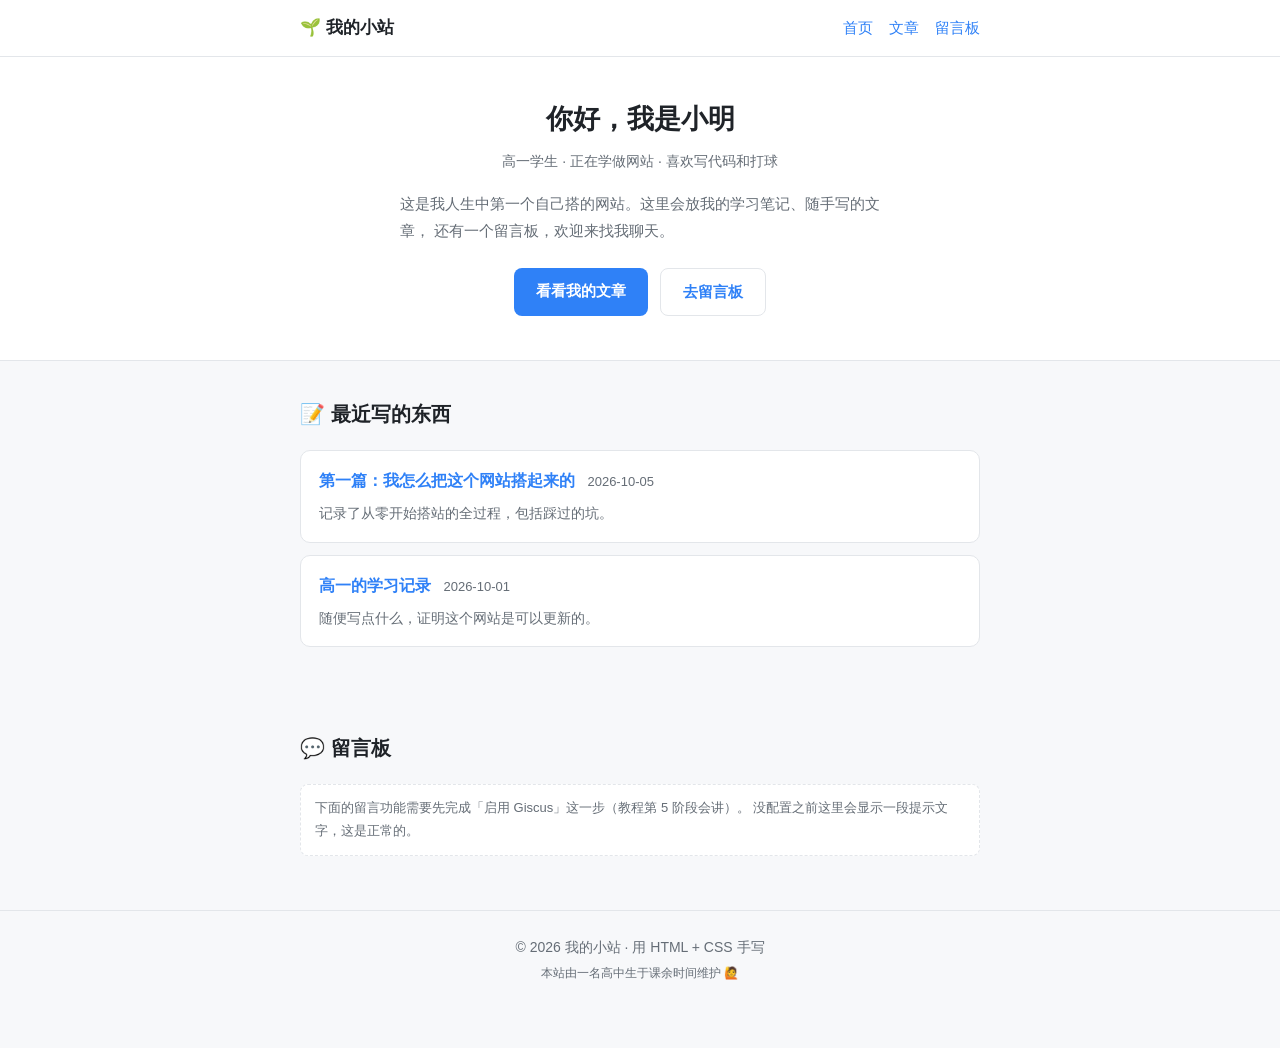
<file: index.html>
<!DOCTYPE html>
<html lang="zh-CN">
<head>
  <meta charset="UTF-8">
  <!-- 这一行很重要：让网页在手机上按屏幕宽度显示，不然手机上会缩得很小 -->
  <meta name="viewport" content="width=device-width, initial-scale=1.0">
  <title>我的第一个网站</title>
  <meta name="description" content="这是我的个人网站">
  <link rel="stylesheet" href="style.css">
</head>
<body>

  <!-- ============ 顶部导航 ============ -->
  <header class="site-header">
    <div class="wrap">
      <a href="index.html" class="logo">🌱 我的小站</a>
      <nav>
        <a href="index.html">首页</a>
        <a href="posts.html">文章</a>
        <a href="#guestbook">留言板</a>
      </nav>
    </div>
  </header>

  <!-- ============ 自我介绍区 ============ -->
  <section class="hero">
    <div class="wrap">
      <!-- 把下面的名字换成你自己的 -->
      <h1>你好，我是小明</h1>
      <p class="subtitle">高一学生 · 正在学做网站 · 喜欢写代码和打球</p>
      <p class="intro">
        这是我人生中第一个自己搭的网站。这里会放我的学习笔记、随手写的文章，
        还有一个留言板，欢迎来找我聊天。
      </p>
      <div class="links">
        <a class="btn" href="posts.html">看看我的文章</a>
        <a class="btn btn-ghost" href="#guestbook">去留言板</a>
      </div>
    </div>
  </section>

  <!-- ============ 最近的文章 ============ -->
  <section class="section">
    <div class="wrap">
      <h2>📝 最近写的东西</h2>
      <ul class="post-list">
        <li>
          <a href="posts.html">
            <span class="title">第一篇：我怎么把这个网站搭起来的</span>
            <span class="date">2026-10-05</span>
          </a>
          <p class="desc">记录了从零开始搭站的全过程，包括踩过的坑。</p>
        </li>
        <li>
          <a href="posts.html">
            <span class="title">高一的学习记录</span>
            <span class="date">2026-10-01</span>
          </a>
          <p class="desc">随便写点什么，证明这个网站是可以更新的。</p>
        </li>
      </ul>
    </div>
  </section>

  <!-- ============ 留言板 ============ -->
  <section class="section" id="guestbook">
    <div class="wrap">
      <h2>💬 留言板</h2>
      <p class="hint">
        下面的留言功能需要先完成「启用 Giscus」这一步（教程第 5 阶段会讲）。
        没配置之前这里会显示一段提示文字，这是正常的。
      </p>

      <!-- ↓↓↓ 留言区：把下面 data-repo 那一行换成你自己的 GitHub 仓库名 ↓↓↓ -->
      <script src="https://giscus.app/client.js"
        data-repo="chenmokeji/mysite"
        data-repo-id="R_kgDOU9j9aw"
        data-category="Announcements"
        data-category-id="DIC_kwDOU9j9a84DHJGm"
        data-mapping="pathname"
        data-strict="0"
        data-reactions-enabled="1"
        data-emit-metadata="0"
        data-input-position="bottom"
        data-theme="preferred_color_scheme"
        data-lang="zh-CN"
        crossorigin="anonymous"
        async>
      </script>
      <!-- ↑↑↑ 留言区结束 ↑↑↑ -->
    </div>
  </section>

  <!-- ============ 底部 ============ -->
  <footer class="site-footer">
    <div class="wrap">
      <p>© 2026 我的小站 · 用 HTML + CSS 手写</p>
      <p class="tiny">本站由一名高中生于课余时间维护 🙋</p>
    </div>
  </footer>

</body>
</html>
</file>
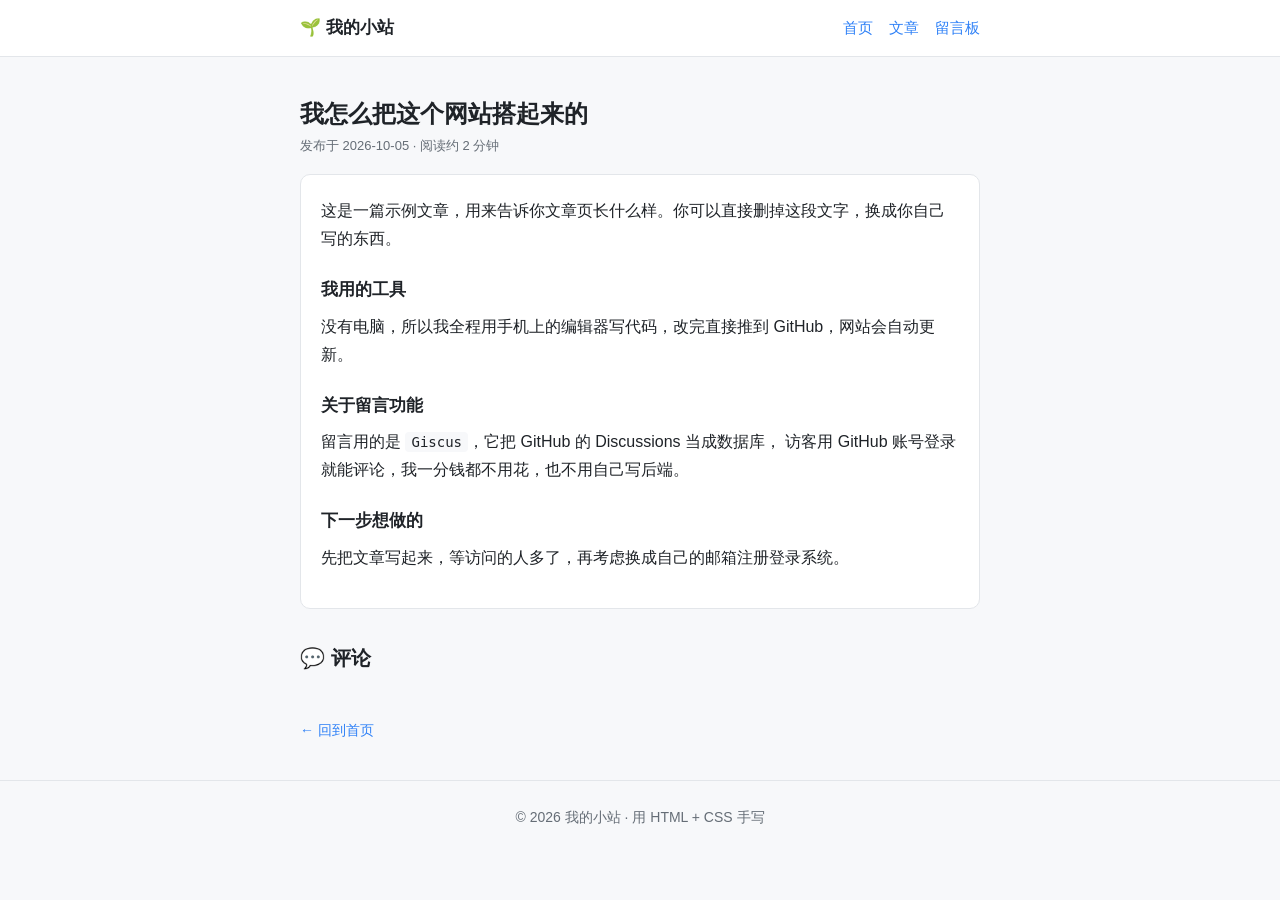
<file: posts.html>
<!DOCTYPE html>
<html lang="zh-CN">
<head>
  <meta charset="UTF-8">
  <meta name="viewport" content="width=device-width, initial-scale=1.0">
  <title>第一篇：我怎么把这个网站搭起来的</title>
  <link rel="stylesheet" href="style.css">
  <style>
    /* 文章正文的额外排版，只在文章页生效 */
    .post-body { background: var(--card); border: 1px solid var(--border);
                 border-radius: 10px; padding: 22px 20px; }
    .post-body h3 { font-size: 17px; margin: 22px 0 8px; }
    .post-body p  { margin-bottom: 14px; color: var(--text); }
    .post-body code { background: var(--bg); padding: 2px 6px; border-radius: 4px;
                      font-size: 14px; font-family: monospace; }
    .post-meta { color: var(--text-sub); font-size: 13px; margin-bottom: 16px; }
    .back { display: inline-block; margin-top: 24px; font-size: 14px; }
  </style>
</head>
<body>

  <header class="site-header">
    <div class="wrap">
      <a href="index.html" class="logo">🌱 我的小站</a>
      <nav>
        <a href="index.html">首页</a>
        <a href="posts.html">文章</a>
        <a href="index.html#guestbook">留言板</a>
      </nav>
    </div>
  </header>

  <section class="section">
    <div class="wrap">
      <h1>我怎么把这个网站搭起来的</h1>
      <p class="post-meta">发布于 2026-10-05 · 阅读约 2 分钟</p>

      <div class="post-body">
        <p>这是一篇示例文章，用来告诉你文章页长什么样。你可以直接删掉这段文字，换成你自己写的东西。</p>

        <h3>我用的工具</h3>
        <p>没有电脑，所以我全程用手机上的编辑器写代码，改完直接推到 GitHub，网站会自动更新。</p>

        <h3>关于留言功能</h3>
        <p>留言用的是 <code>Giscus</code>，它把 GitHub 的 Discussions 当成数据库，
           访客用 GitHub 账号登录就能评论，我一分钱都不用花，也不用自己写后端。</p>

        <h3>下一步想做的</h3>
        <p>先把文章写起来，等访问的人多了，再考虑换成自己的邮箱注册登录系统。</p>
      </div>

      <!-- ============ 评论区 ============ -->
      <div style="margin-top:32px;">
        <h2>💬 评论</h2>
        <script src="https://giscus.app/client.js"
          data-repo="你的用户名/你的仓库名"
          data-repo-id="填写启用后得到的ID"
          data-category="Announcements"
          data-category-id="填写启用后得到的ID"
          data-mapping="pathname"
          data-strict="0"
          data-reactions-enabled="1"
          data-emit-metadata="0"
          data-input-position="bottom"
          data-theme="preferred_color_scheme"
          data-lang="zh-CN"
          crossorigin="anonymous"
          async>
        </script>
      </div>

      <a class="back" href="index.html">← 回到首页</a>
    </div>
  </section>

  <footer class="site-footer">
    <div class="wrap">
      <p>© 2026 我的小站 · 用 HTML + CSS 手写</p>
    </div>
  </footer>

</body>
</html>
</file>
<file: style.css>
/* ============================================
   我的小站 - 样式表
   想改颜色，只改下面 :root 里的几行就够了
   ============================================ */

:root {
  --bg:        #f7f8fa;   /* 页面背景色 */
  --card:      #ffffff;   /* 卡片背景色 */
  --text:      #1f2328;   /* 主要文字颜色 */
  --text-sub:  #656d76;   /* 次要文字颜色 */
  --brand:     #2f81f7;   /* 主题蓝：链接、按钮 */
  --border:    #e3e6ea;   /* 分隔线颜色 */
}

/* 晚上自动变深色：手机系统开深色模式时生效 */
@media (prefers-color-scheme: dark) {
  :root {
    --bg:       #0d1117;
    --card:     #161b22;
    --text:     #e6edf3;
    --text-sub: #8b949e;
    --brand:    #58a6ff;
    --border:   #30363d;
  }
}

/* ---- 全局基础 ---- */
* { box-sizing: border-box; margin: 0; padding: 0; }

body {
  font-family: -apple-system, "PingFang SC", "Microsoft YaHei", "Helvetica Neue", sans-serif;
  background: var(--bg);
  color: var(--text);
  line-height: 1.75;
  font-size: 16px;
  /* 手机上左右留点空，不会顶到屏幕边 */
  padding-bottom: 40px;
}

.wrap {
  max-width: 720px;
  margin: 0 auto;
  padding: 0 20px;
}

a { color: var(--brand); text-decoration: none; }
a:hover { text-decoration: underline; }

/* ---- 顶部导航 ---- */
.site-header {
  background: var(--card);
  border-bottom: 1px solid var(--border);
  /* 往下滚动时导航栏固定在顶部 */
  position: sticky;
  top: 0;
  z-index: 10;
}
.site-header .wrap {
  display: flex;
  align-items: center;
  justify-content: space-between;
  height: 56px;
}
.logo { font-weight: 700; font-size: 17px; color: var(--text); }
.site-header nav { display: flex; gap: 16px; font-size: 15px; }

/* ---- 自我介绍区 ---- */
.hero {
  background: var(--card);
  border-bottom: 1px solid var(--border);
  padding: 44px 0;
  text-align: center;
}
.hero h1 { font-size: 27px; margin-bottom: 10px; line-height: 1.4; }
.subtitle { color: var(--text-sub); font-size: 14px; margin-bottom: 18px; }
.intro {
  color: var(--text-sub);
  font-size: 15px;
  max-width: 480px;
  margin: 0 auto 24px;
  text-align: left;
}
.links { display: flex; gap: 12px; justify-content: center; flex-wrap: wrap; }

.btn {
  display: inline-block;
  background: var(--brand);
  color: #fff !important;
  padding: 10px 22px;
  border-radius: 8px;
  font-size: 15px;
  font-weight: 600;
  text-decoration: none;
}
.btn-ghost {
  background: transparent;
  color: var(--brand) !important;
  border: 1px solid var(--border);
}

/* ---- 通用区块 ---- */
.section { padding: 36px 0; }
.section h2 { font-size: 20px; margin-bottom: 18px; }
.hint {
  background: var(--card);
  border: 1px dashed var(--border);
  border-radius: 8px;
  padding: 12px 14px;
  font-size: 13px;
  color: var(--text-sub);
  margin-bottom: 18px;
}

/* ---- 文章列表 ---- */
.post-list { list-style: none; }
.post-list li {
  background: var(--card);
  border: 1px solid var(--border);
  border-radius: 10px;
  padding: 16px 18px;
  margin-bottom: 12px;
}
.post-list .title { font-size: 16px; font-weight: 600; }
.post-list .date { color: var(--text-sub); font-size: 13px; margin-left: 8px; }
.post-list .desc { color: var(--text-sub); font-size: 14px; margin-top: 6px; }

/* ---- 底部 ---- */
.site-footer {
  border-top: 1px solid var(--border);
  padding: 24px 0;
  text-align: center;
  color: var(--text-sub);
  font-size: 14px;
}
.tiny { font-size: 12px; margin-top: 4px; }
</file>
